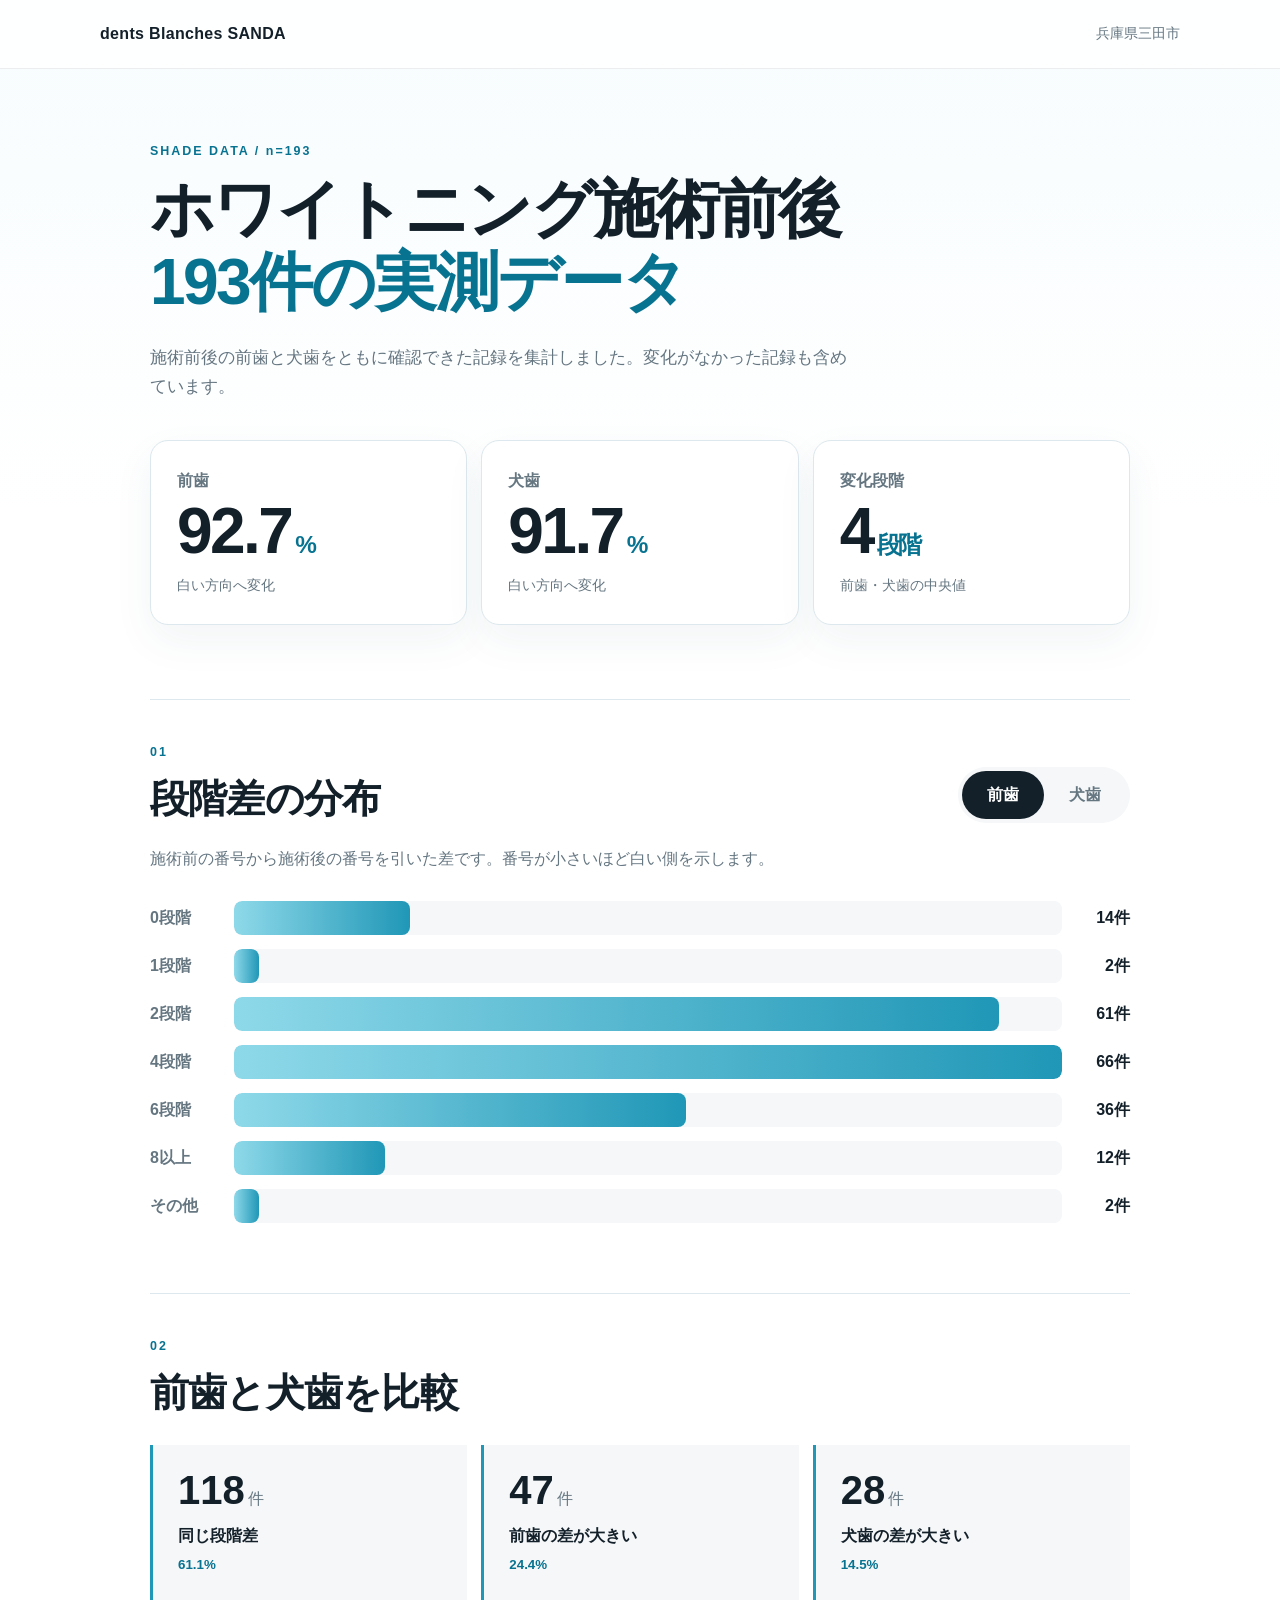
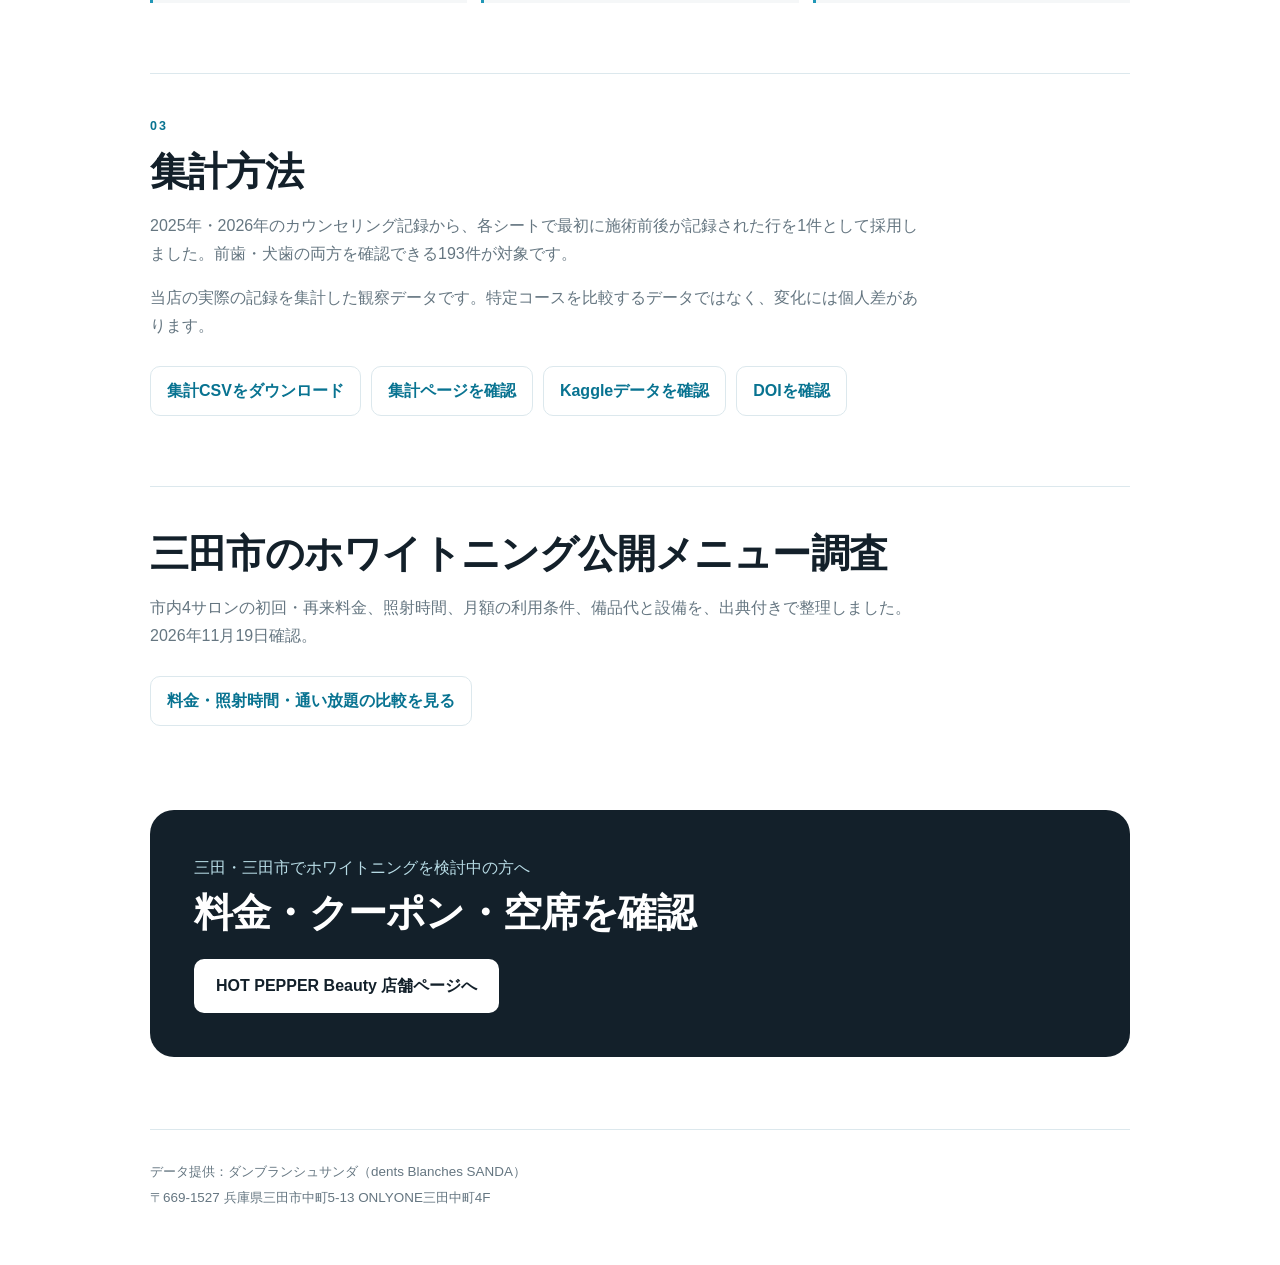
<file: index.html>
<!doctype html>
<html lang="ja">
<head>
  <meta charset="utf-8">
  <meta name="viewport" content="width=device-width, initial-scale=1">
  <title>三田・三田市ホワイトニング実測データビューア｜193件</title>
  <meta name="description" content="三田市のダンブランシュサンダが公開する、ホワイトニング施術前後193件のシェード集計データを前歯・犬歯別に確認できます。">
  <meta name="robots" content="index,follow,max-image-preview:large">
  <link rel="canonical" href="https://dentsblanchessanda.github.io/sanda-whitening-data/">
  <link rel="stylesheet" href="style.css">
  <script type="application/ld+json">
  {
    "@context": "https://schema.org",
    "@type": "Dataset",
    "name": "三田・三田市のホワイトニング施術前後シェード記録193件（集計データ）",
    "description": "兵庫県三田市のダンブランシュサンダが、2025年・2026年のホワイトニング施術記録から、施術前後の前歯・犬歯をともに確認できた193件を集計した観察データです。歯の区分別にシェード変化段階、件数、対象総数、構成比を収録しています。",
    "creator": {
      "@type": "Organization",
      "name": "ダンブランシュサンダ（dents Blanches SANDA）",
      "url": "https://beauty.hotpepper.jp/kr/slnH000750426/"
    },
    "datePublished": "2026-08-24",
    "license": "https://creativecommons.org/licenses/by/4.0/",
    "isBasedOn": "https://doi.org/10.5281/zenodo.22153913",
    "distribution": {
      "@type": "DataDownload",
      "encodingFormat": "text/csv",
      "contentUrl": "https://dentsblanchessanda.github.io/sanda-whitening-data/shade-summary.csv"
    },
    "spatialCoverage": "兵庫県三田市"
  }
  </script>
</head>
<body>
  <header class="site-header">
    <div class="header-inner">
      <a class="brand" href="https://beauty.hotpepper.jp/kr/slnH000750426/" target="_blank" rel="noopener">dents Blanches SANDA</a>
      <span class="location">兵庫県三田市</span>
    </div>
  </header>

  <main>
    <section class="intro" aria-labelledby="page-title">
      <p class="eyebrow">SHADE DATA / n=193</p>
      <h1 id="page-title">ホワイトニング施術前後<br><span>193件の実測データ</span></h1>
      <p class="lead">施術前後の前歯と犬歯をともに確認できた記録を集計しました。変化がなかった記録も含めています。</p>
    </section>

    <section class="summary" aria-label="集計概要">
      <article>
        <span>前歯</span>
        <strong>92.7<small>%</small></strong>
        <p>白い方向へ変化</p>
      </article>
      <article>
        <span>犬歯</span>
        <strong>91.7<small>%</small></strong>
        <p>白い方向へ変化</p>
      </article>
      <article>
        <span>変化段階</span>
        <strong>4<small>段階</small></strong>
        <p>前歯・犬歯の中央値</p>
      </article>
    </section>

    <section class="viewer" aria-labelledby="distribution-title">
      <div class="section-heading">
        <div>
          <p class="section-number">01</p>
          <h2 id="distribution-title">段階差の分布</h2>
        </div>
        <div class="tabs" role="tablist" aria-label="歯の種類">
          <button class="tab active" type="button" role="tab" aria-selected="true" data-target="front">前歯</button>
          <button class="tab" type="button" role="tab" aria-selected="false" data-target="canine">犬歯</button>
        </div>
      </div>
      <p class="chart-note">施術前の番号から施術後の番号を引いた差です。番号が小さいほど白い側を示します。</p>
      <div id="chart" class="chart" aria-live="polite"></div>
    </section>

    <section class="comparison" aria-labelledby="comparison-title">
      <div class="section-heading">
        <div>
          <p class="section-number">02</p>
          <h2 id="comparison-title">前歯と犬歯を比較</h2>
        </div>
      </div>
      <div class="comparison-grid">
        <article><strong>118</strong><span>件</span><p>同じ段階差</p><small>61.1%</small></article>
        <article><strong>47</strong><span>件</span><p>前歯の差が大きい</p><small>24.4%</small></article>
        <article><strong>28</strong><span>件</span><p>犬歯の差が大きい</p><small>14.5%</small></article>
      </div>
    </section>

    <section class="method" aria-labelledby="method-title">
      <div class="section-heading">
        <div>
          <p class="section-number">03</p>
          <h2 id="method-title">集計方法</h2>
        </div>
      </div>
      <p>2025年・2026年のカウンセリング記録から、各シートで最初に施術前後が記録された行を1件として採用しました。前歯・犬歯の両方を確認できる193件が対象です。</p>
      <p>当店の実際の記録を集計した観察データです。特定コースを比較するデータではなく、変化には個人差があります。</p>
      <div class="links">
        <a href="shade-summary.csv" download>集計CSVをダウンロード</a>
        <a href="https://dents-blanches-sanda.com/whitening-shade-data/" target="_blank" rel="noopener">集計ページを確認</a>
        <a href="https://www.kaggle.com/datasets/dentsblanchessanda/193sanda-shade-data" target="_blank" rel="noopener">Kaggleデータを確認</a>
        <a href="https://doi.org/10.5281/zenodo.22153913" target="_blank" rel="noopener">DOIを確認</a>
      </div>
    </section>

    <section class="method" aria-labelledby="provider-title">
      <h2 id="provider-title">三田市のホワイトニング公開メニュー調査</h2>
      <p>市内4サロンの初回・再来料金、照射時間、月額の利用条件、備品代と設備を、出典付きで整理しました。2026年11月19日確認。</p>
      <div class="links"><a href="provider-conditions/">料金・照射時間・通い放題の比較を見る</a></div>
    </section>

    <section class="cta" aria-labelledby="cta-title">
      <p>三田・三田市でホワイトニングを検討中の方へ</p>
      <h2 id="cta-title">料金・クーポン・空席を確認</h2>
      <a href="https://beauty.hotpepper.jp/kr/slnH000750426/" target="_blank" rel="noopener">HOT PEPPER Beauty 店舗ページへ</a>
    </section>
  </main>

  <footer>
    <p>データ提供：ダンブランシュサンダ（dents Blanches SANDA）</p>
    <p>〒669-1527 兵庫県三田市中町5-13 ONLYONE三田中町4F</p>
  </footer>
  <script src="app.js"></script>
</body>
</html>
</file>
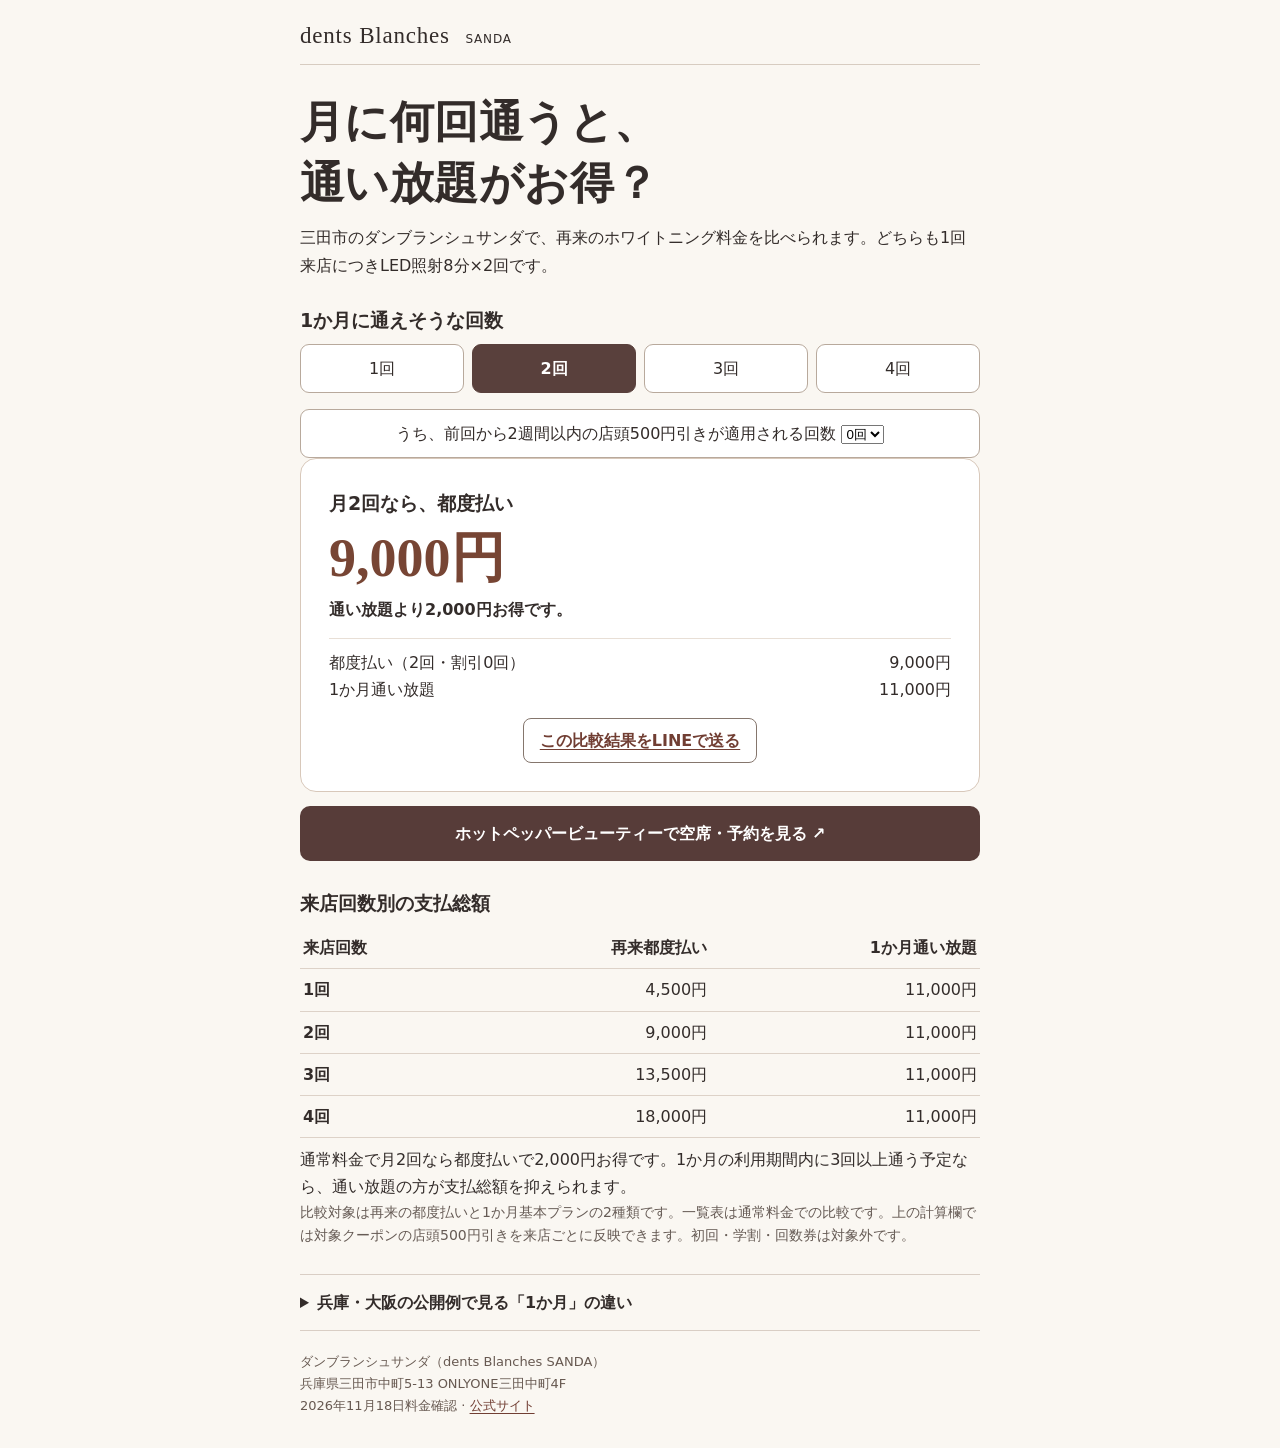
<file: monthly-cost/index.html>
<!doctype html>
<html lang="ja">
<head>
<meta charset="utf-8">
<meta name="viewport" content="width=device-width, initial-scale=1">
<title>三田のホワイトニング料金早見表｜都度払いと1か月通い放題｜ダンブランシュサンダ</title>
<meta name="description" content="兵庫県三田市のダンブランシュサンダ。再来の8分×2回コースで、1か月の来店回数に応じた支払総額と差額をすぐに比較できます。">
<link rel="canonical" href="https://dentsblanchessanda.github.io/sanda-whitening-data/monthly-cost/">
<style>
*{box-sizing:border-box}
body{margin:0;background:#faf7f2;color:#332c2a;font:16px/1.7 system-ui,sans-serif}
main,header,footer{width:min(680px,calc(100% - 36px));margin:auto}
header{padding:23px 0 15px;border-bottom:1px solid #d7ccc1;font:23px Georgia,serif;letter-spacing:.035em}
header small{font:12px system-ui,sans-serif;margin-left:9px}
h1,h2,p{margin:0}
h1{font-family:Georgia,"Yu Mincho",serif;font-size:clamp(29px,6vw,44px);line-height:1.38;letter-spacing:.01em;margin:28px 0 10px}
h2,legend{font-size:19px;font-weight:700}
fieldset{border:0;padding:0;margin:25px 0 16px;min-width:0}
legend{padding:0;margin-bottom:8px}
.options{display:grid;grid-template-columns:repeat(4,1fr);gap:8px}
input{position:absolute;width:1px;height:1px;opacity:0}
label{display:block;border:1px solid #b8a99c;background:#fff;border-radius:9px;text-align:center;padding:10px 0;cursor:pointer}
input:checked+label{background:#59403c;color:white;border-color:#59403c;font-weight:700}
input:focus-visible+label,a:focus-visible,summary:focus-visible{outline:3px solid #35678d;outline-offset:3px}
.result{padding:clamp(16px,4vw,28px);border:1px solid #d8c8ba;background:#fff;border-radius:16px}
#amount{font:600 clamp(36px,8vw,54px)/1.3 Georgia,serif;font-variant-numeric:tabular-nums;color:#774534;margin:3px 0}
.share{display:block;width:fit-content;margin:14px auto 0;padding:8px 16px;border:1px solid #85766d;border-radius:8px;text-align:center;font-weight:600}
#difference{font-weight:600}
dl{margin:15px 0 0;border-top:1px solid #e8dfd6;padding-top:10px}
dl div{display:flex;justify-content:space-between;gap:12px}dd{margin:0;font-variant-numeric:tabular-nums}
.book{display:block;text-align:center;padding:14px 10px;background:#573c39;color:white;font-weight:bold;text-decoration:none;border-radius:10px;margin:14px 0 5px}
.note{font-size:14px;color:#665b55}
section{margin:26px 0}table{width:100%;border-collapse:collapse;margin:8px 0}
td,th{padding:7px 3px;text-align:right;border-bottom:1px solid #ddd2c8}th:first-child,td:first-child{text-align:left}
details{padding:14px 0;border-block:1px solid #d9cec5}summary{cursor:pointer;font-weight:650}
details p{margin:12px 0}a{color:#713e33;text-underline-offset:3px}
footer{padding:20px 0 30px;font-size:13px;color:#675951}
</style>
</head>
<body>
<header>dents Blanches <small>SANDA</small></header>
<main>
<h1>月に何回通うと、<br>通い放題がお得？</h1>
<p>三田市のダンブランシュサンダで、再来のホワイトニング料金を比べられます。どちらも1回来店につきLED照射8分×2回です。</p>
<fieldset id="picker" hidden><legend>1か月に通えそうな回数</legend>
<div class="options">
<input type="radio" name="visits" id="one" value="1"><label for="one">1回</label>
<input type="radio" name="visits" id="two" value="2" checked><label for="two">2回</label>
<input type="radio" name="visits" id="three" value="3"><label for="three">3回</label>
<input type="radio" name="visits" id="four" value="4"><label for="four">4回</label>
</div></fieldset>
<p id="discount-row" hidden><label for="discount">うち、前回から2週間以内の店頭500円引きが適用される回数 <select id="discount"></select></label></p>
<div class="result" id="result" aria-live="polite" aria-atomic="true" hidden>
<h2 id="plan"></h2><p id="amount"></p><p id="difference"></p>
<dl><div><dt id="per-label">都度払い</dt><dd id="per-total"></dd></div><div><dt>1か月通い放題</dt><dd>11,000円</dd></div></dl>
<a class="share" id="line-share">この比較結果をLINEで送る</a>
</div>
<a class="book" id="booking" href="https://beauty.hotpepper.jp/kr/slnH000750426/">ホットペッパービューティーで空席・予約を見る ↗</a>
<section><h2>来店回数別の支払総額</h2>
<table><thead><tr><th scope="col">来店回数</th><th scope="col">再来都度払い</th><th scope="col">1か月通い放題</th></tr></thead>
<tbody>
<tr><th scope="row">1回</th><td>4,500円</td><td>11,000円</td></tr>
<tr><th scope="row">2回</th><td>9,000円</td><td>11,000円</td></tr>
<tr><th scope="row">3回</th><td>13,500円</td><td>11,000円</td></tr>
<tr><th scope="row">4回</th><td>18,000円</td><td>11,000円</td></tr>
</tbody></table>
<p>通常料金で月2回なら都度払いで2,000円お得です。1か月の利用期間内に3回以上通う予定なら、通い放題の方が支払総額を抑えられます。</p>
<p class="note">比較対象は再来の都度払いと1か月基本プランの2種類です。一覧表は通常料金での比較です。上の計算欄では対象クーポンの店頭500円引きを来店ごとに反映できます。初回・学割・回数券は対象外です。</p></section>
<details><summary>兵庫・大阪の公開例で見る「1か月」の違い</summary>
<p><strong>兵庫県尼崎市・武庫之荘</strong>には、当店と同じく1か月だけ利用できる11,000円の通い放題があります。翌月も通えるか分からない方は、申し込み時に利用期間を確認すると選びやすくなります。<a href="https://beauty.hotpepper.jp/kr/slnH000681751/coupon/">尼崎の掲載メニュー</a></p>
<p><strong>大阪・心斎橋に店舗がある系列</strong>の月額4,370円のプランでは、2026年9月17日以降の新規契約に最低4か月の条件があり、4か月分の月会費だけで17,480円です。初回費用には別途規定があり、キャンペーンで変わります。照射内容も異なるため、ここでは月額契約の条件を紹介しています。<a href="https://whiteningbar.jp/law/">月会費・初回費用・退会条件</a></p>
</details></main>
<footer>ダンブランシュサンダ（dents Blanches SANDA）<br>兵庫県三田市中町5-13 ONLYONE三田中町4F<br>2026年11月18日料金確認 · <a href="https://dents-blanches-sanda.com/">公式サイト</a></footer>
<script>
const picker = document.querySelector('#picker');
const result = document.querySelector('#result');
const yen = value => value.toLocaleString('ja-JP') + '円';
function showPrice() {
  const visits = Number(picker.querySelector(':checked').value);
  const discounts = document.querySelector('#discount');
  const count = Math.min(Number(discounts.value), visits);
  if (discounts.options.length !== visits + 1) {
    discounts.replaceChildren(...Array.from({length: visits + 1}, (_, i) => new Option(i + '回', i)));
    discounts.value = String(count);
  }
  const total = visits * 4500 - count * 500;
  const monthly = 11000;
  const payPerVisit = total < monthly;
  document.querySelector('#plan').textContent = '月' + visits + '回なら、' + (payPerVisit ? '都度払い' : '1か月通い放題');
  document.querySelector('#amount').textContent = yen(Math.min(total, monthly));
  document.querySelector('#difference').textContent = (payPerVisit ? '通い放題' : '都度払い') + 'より' + yen(Math.abs(total - monthly)) + 'お得です。';
  document.querySelector('#per-label').textContent = '都度払い（' + visits + '回・割引' + count + '回）';
  document.querySelector('#per-total').textContent = yen(total);
  const message = [
    'ダンブランシュサンダ｜再来ホワイトニング（1回来店につき8分×2回）',
    `月${visits}回・店頭500円引きを${count}回適用した場合`,
    `都度払いは合計${yen(total)}、1か月通い放題は${yen(monthly)}。`,
    `${payPerVisit ? '都度払い' : '通い放題'}が${yen(Math.abs(total - monthly))}お得です。`,
    '料金を計算する ' + document.querySelector('link[rel="canonical"]').href,
    '空席・予約を見る ' + document.querySelector('#booking').href
  ].join('\n');
  document.querySelector('#line-share').href = 'https://line.me/R/share?text=' + encodeURIComponent(message);
}
picker.addEventListener('change', showPrice);
document.querySelector('#discount').addEventListener('change', showPrice);
document.querySelector('#discount-row').hidden = false;
showPrice();
picker.hidden = false;
result.hidden = false;
</script></body></html>
</file>
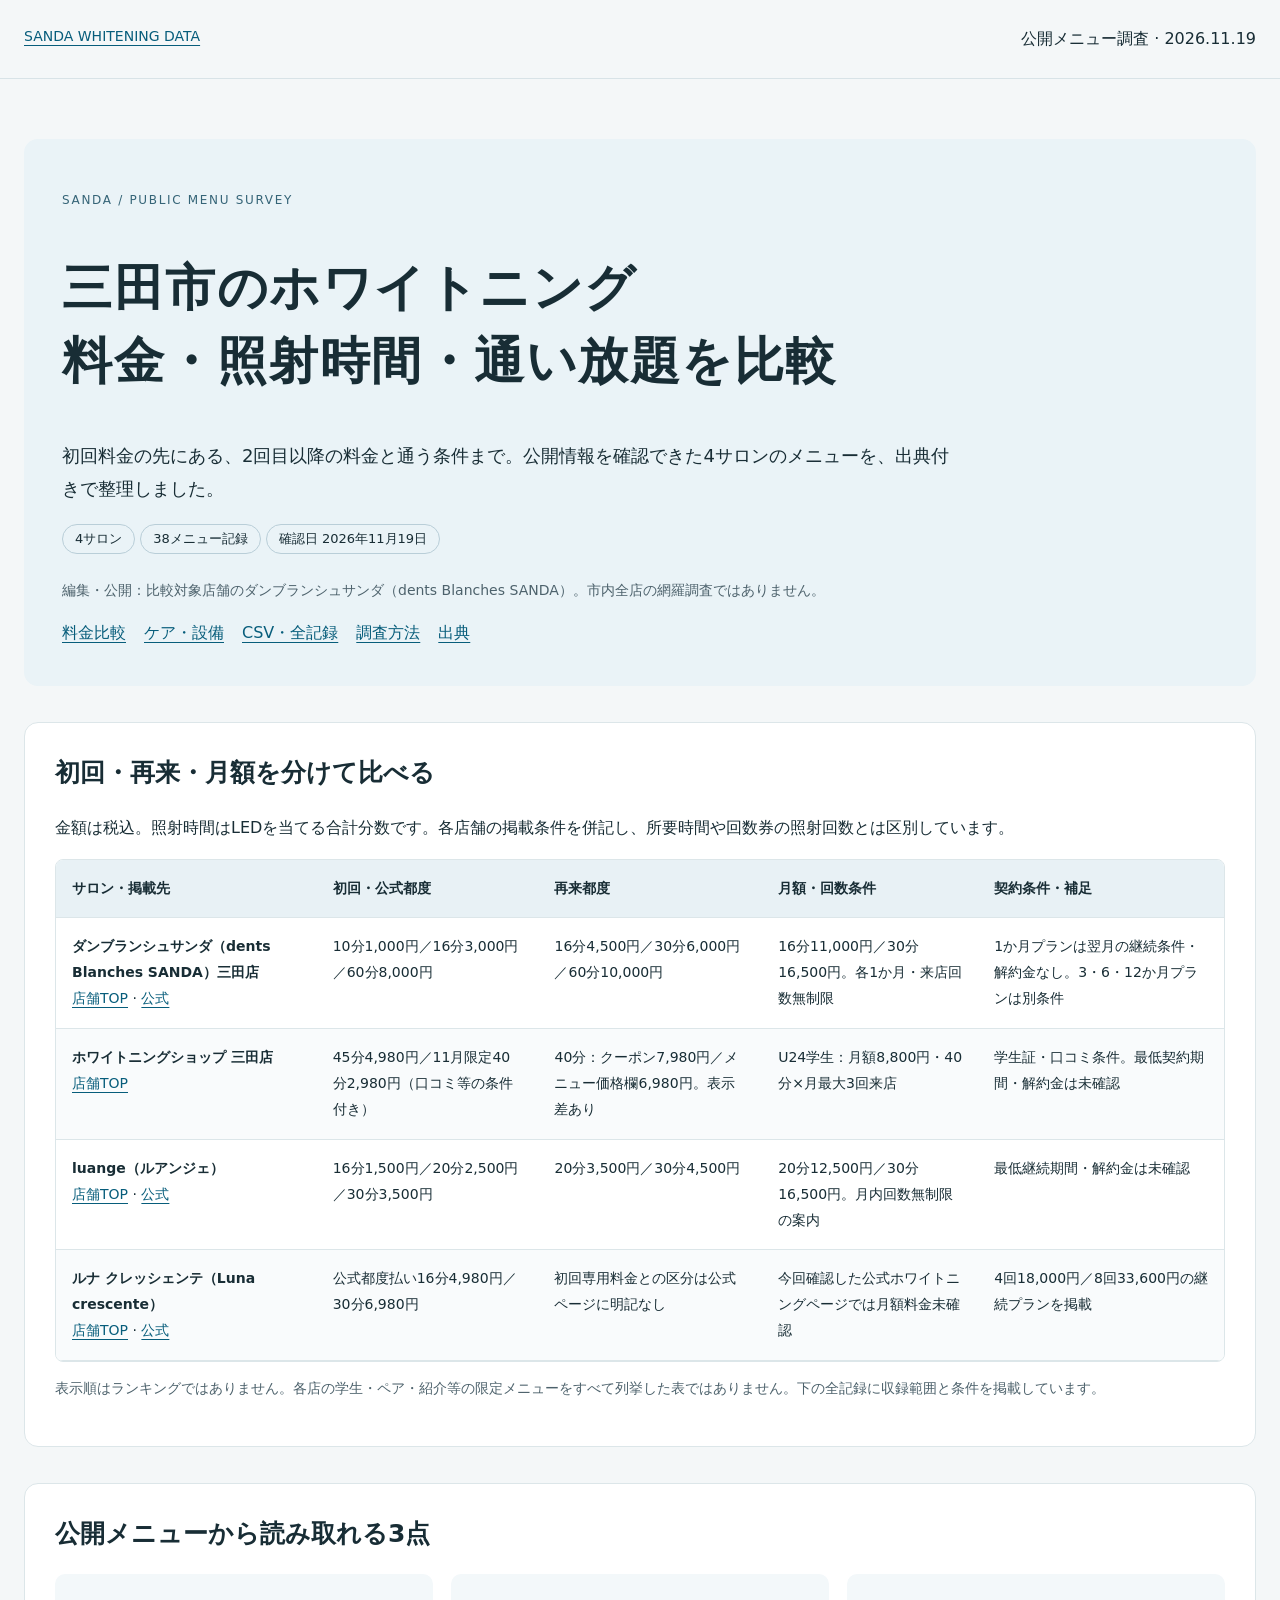
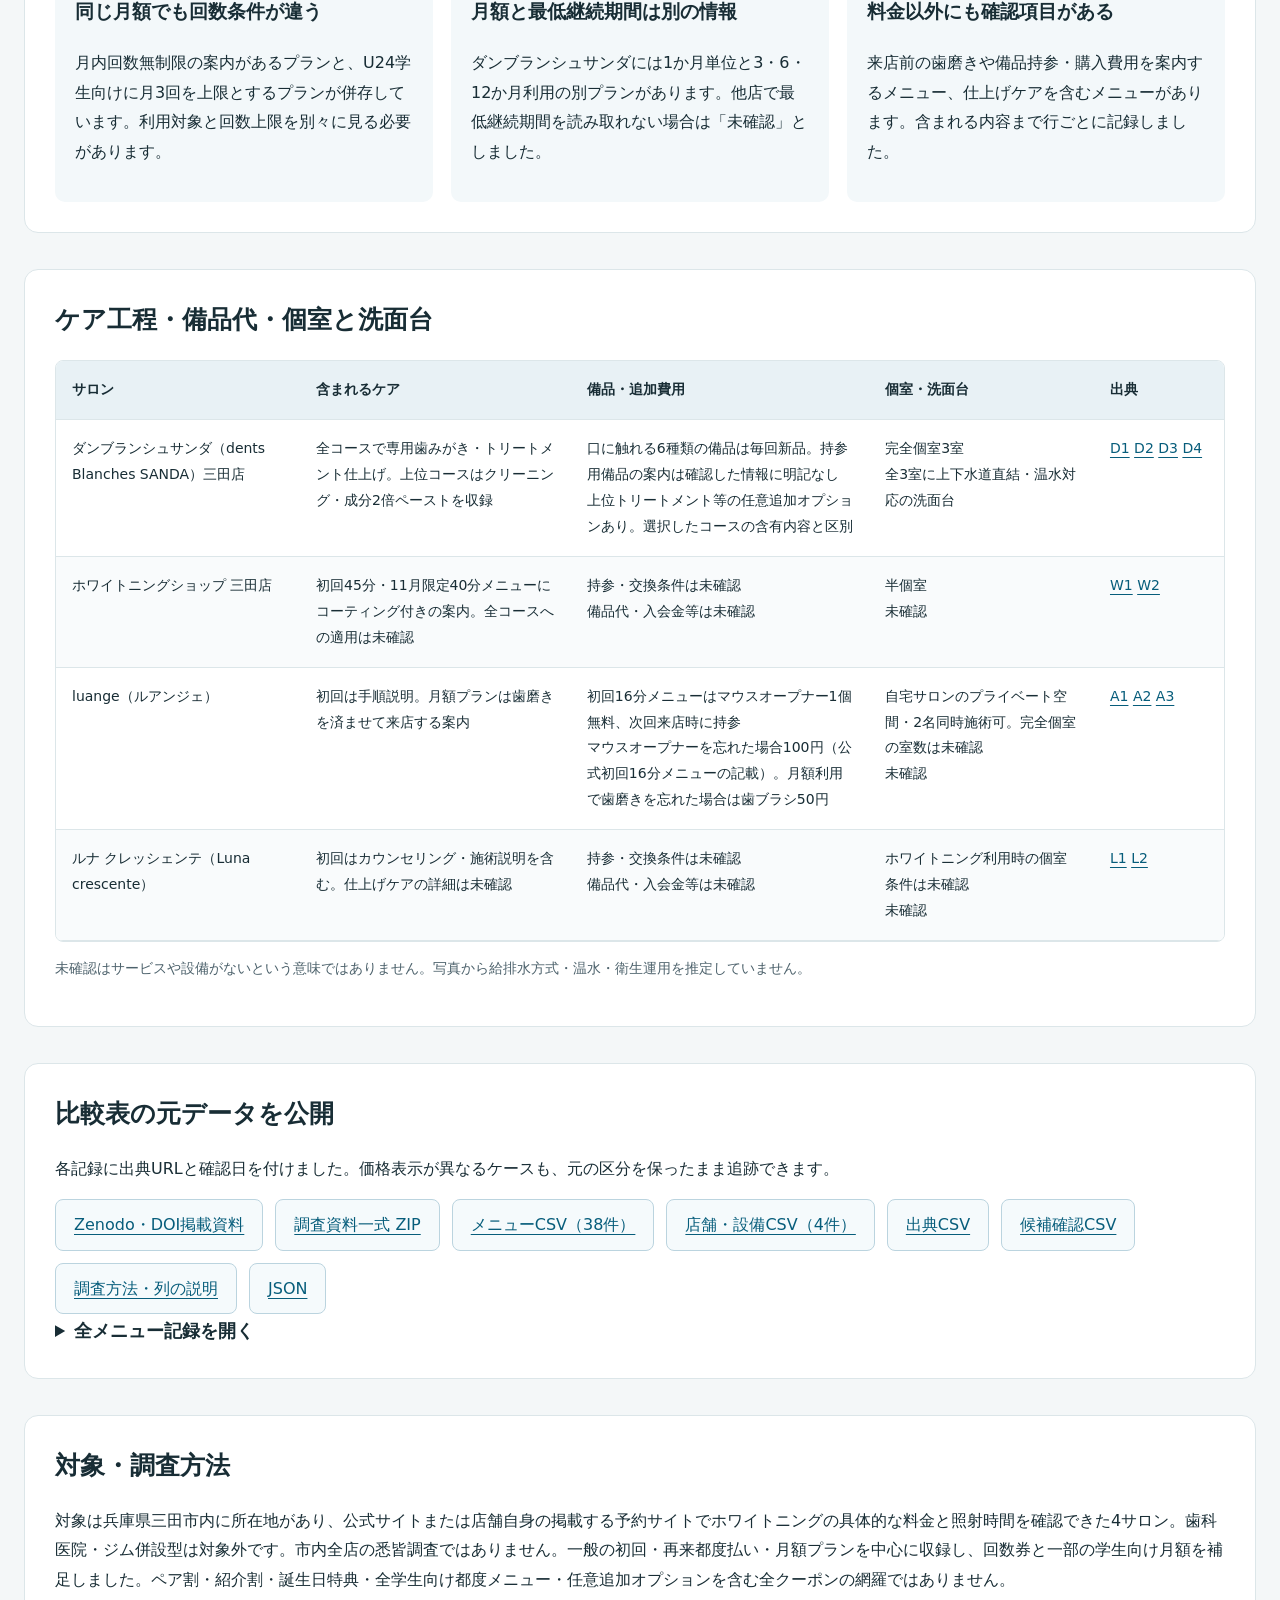
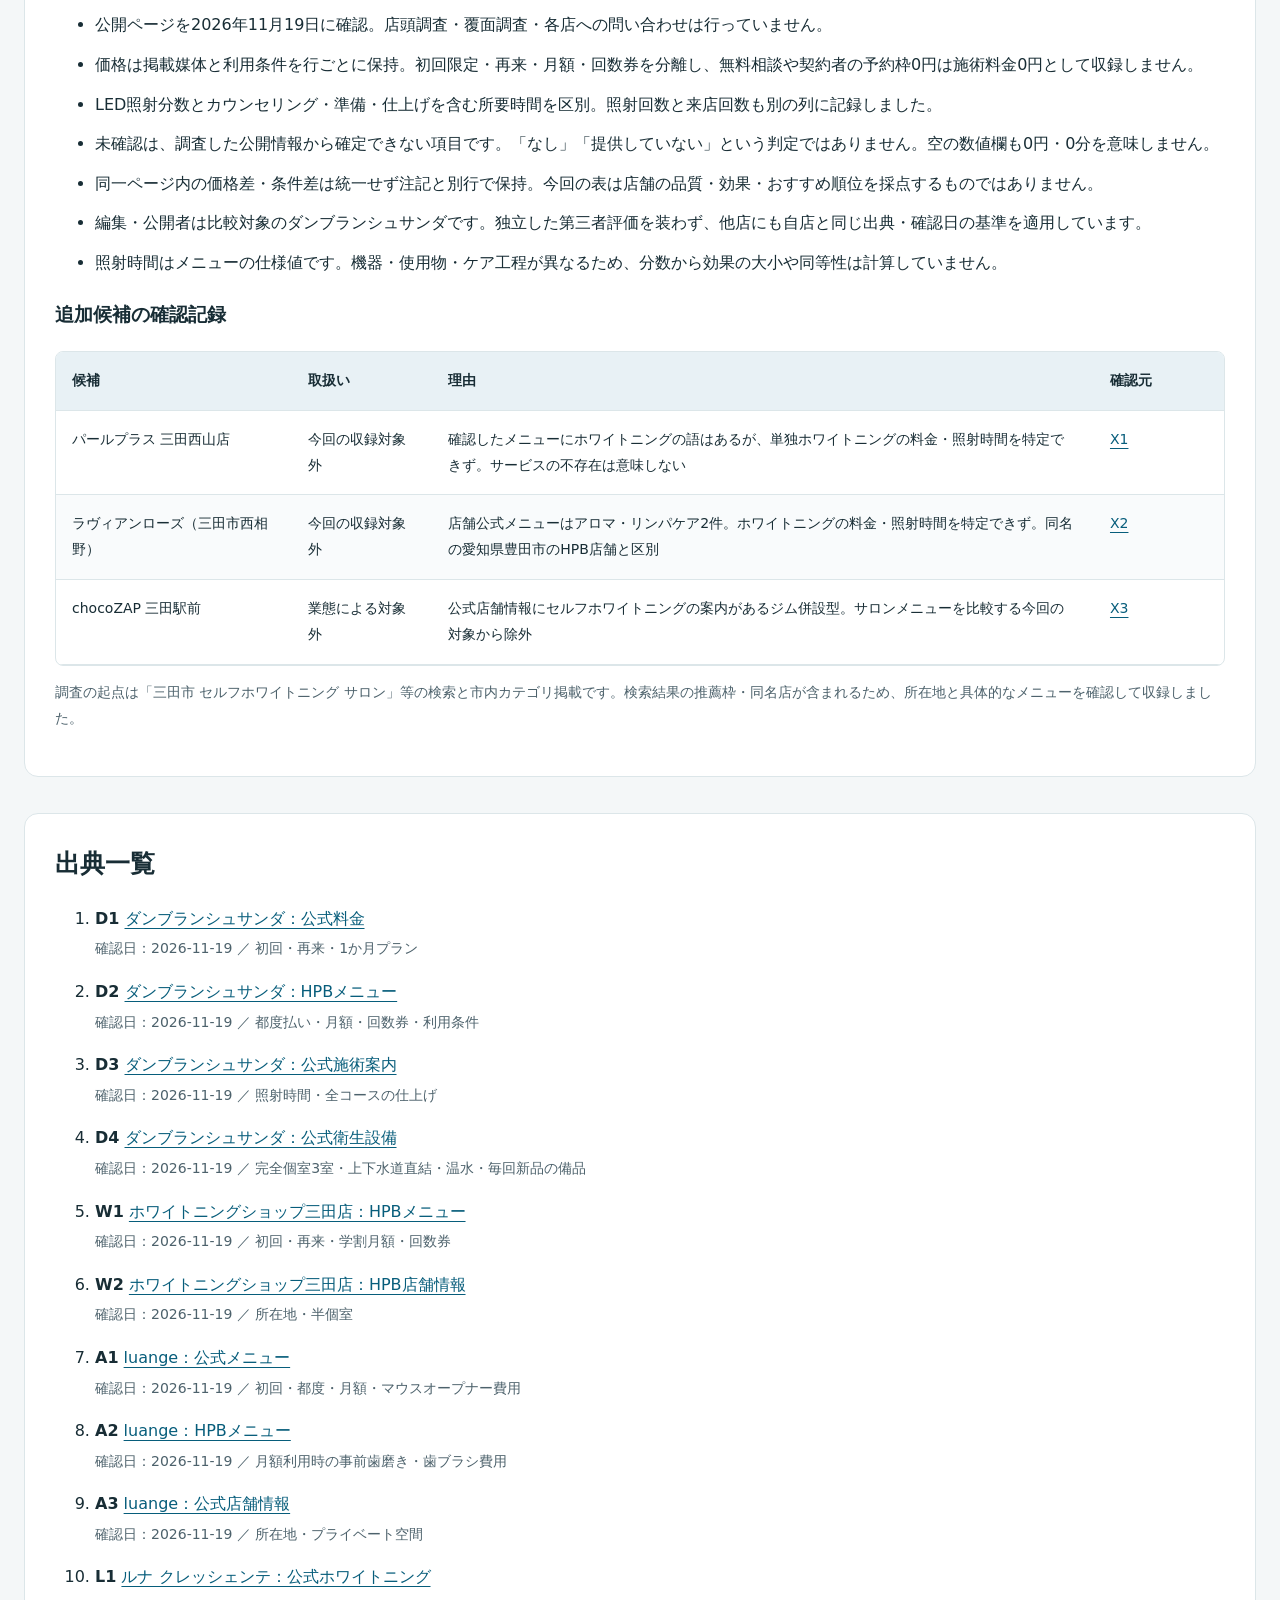
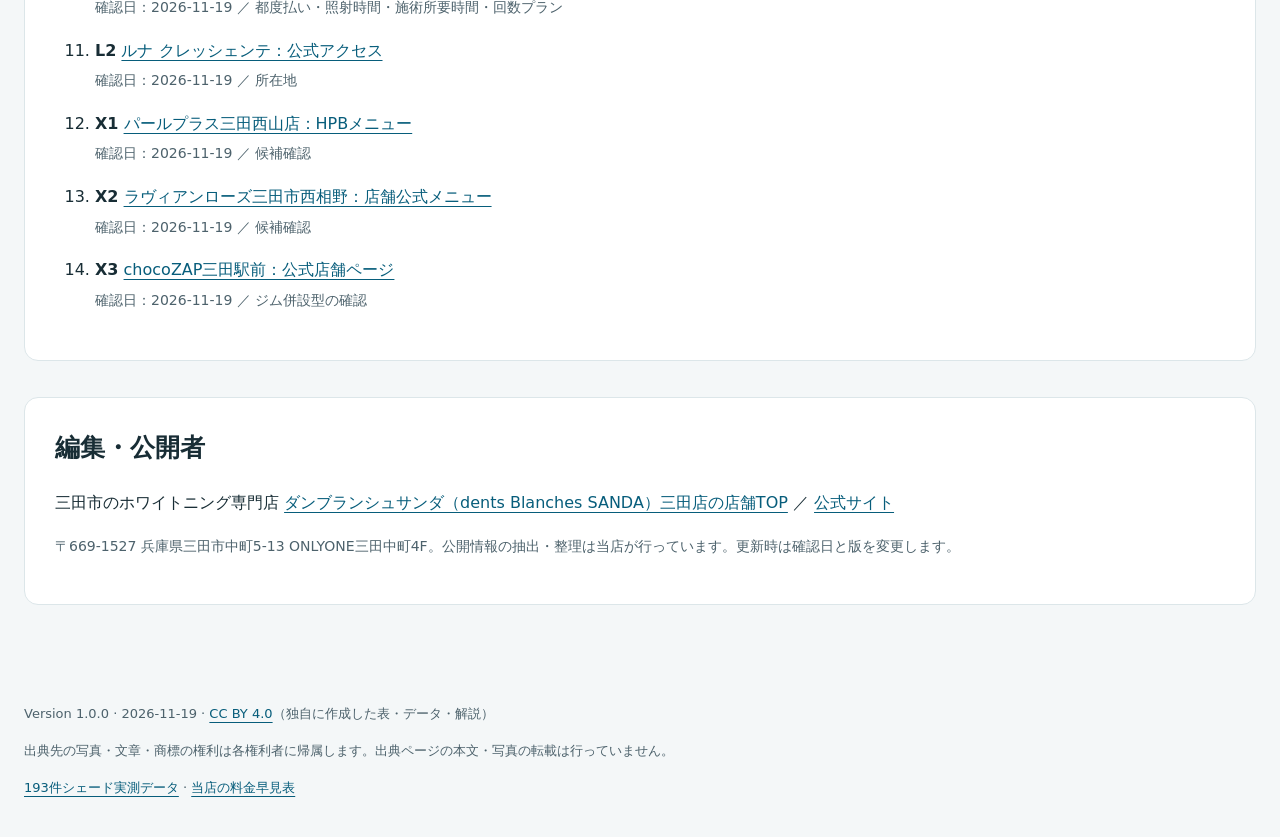
<file: provider-conditions/index.html>
<!doctype html><html lang="ja"><head><meta charset="utf-8"><meta name="viewport" content="width=device-width,initial-scale=1"><title>三田市のホワイトニング比較｜料金・照射時間・通い放題の公開情報調査</title><meta name="description" content="三田市内4サロンのホワイトニング公開メニューを、初回・再来料金、LED照射時間、月額の回数制限、契約条件、備品代、個室・洗面台で整理。2026年11月19日確認、出典・CSV付き。"><link rel="canonical" href="https://dentsblanchessanda.github.io/sanda-whitening-data/provider-conditions/"><meta name="robots" content="index,follow"><link rel="stylesheet" href="style.css"><script type="application/ld+json">{"@context":"https://schema.org","@type":"Dataset","name":"三田市のホワイトニング料金・照射時間・通い放題：公開情報調査（4サロン、2026年11月19日）","description":"対象は兵庫県三田市内に所在地があり、公式サイトまたは店舗自身の掲載する予約サイトでホワイトニングの具体的な料金と照射時間を確認できた4サロン。歯科医院・ジム併設型は対象外です。市内全店の悉皆調査ではありません。一般の初回・再来都度払い・月額プランを中心に収録し、回数券と一部の学生向け月額を補足しました。ペア割・紹介割・誕生日特典・全学生向け都度メニュー・任意追加オプションを含む全クーポンの網羅ではありません。","url":"https://dentsblanchessanda.github.io/sanda-whitening-data/provider-conditions/","datePublished":"2026-11-19","dateModified":"2026-11-19","version":"1.0.0","license":"https://creativecommons.org/licenses/by/4.0/","creator":{"@type":"Organization","name":"ダンブランシュサンダ（dents Blanches SANDA）","url":"https://beauty.hotpepper.jp/kr/slnH000750426/","sameAs":"https://dents-blanches-sanda.com/"},"spatialCoverage":{"@type":"Place","name":"兵庫県三田市"},"temporalCoverage":"2026-11-19","measurementTechnique":"公式サイト・店舗掲載予約ページの公開メニューを手作業で抽出","distribution":[{"@type":"DataDownload","name":"plans.csv","encodingFormat":"text/csv","contentUrl":"https://dentsblanchessanda.github.io/sanda-whitening-data/provider-conditions/plans.csv"},{"@type":"DataDownload","name":"providers.csv","encodingFormat":"text/csv","contentUrl":"https://dentsblanchessanda.github.io/sanda-whitening-data/provider-conditions/providers.csv"},{"@type":"DataDownload","name":"sources.csv","encodingFormat":"text/csv","contentUrl":"https://dentsblanchessanda.github.io/sanda-whitening-data/provider-conditions/sources.csv"},{"@type":"DataDownload","name":"screening.csv","encodingFormat":"text/csv","contentUrl":"https://dentsblanchessanda.github.io/sanda-whitening-data/provider-conditions/screening.csv"}],"isBasedOn":["https://dents-blanches-sanda.com/price-course/","https://beauty.hotpepper.jp/kr/slnH000750426/coupon/","https://dents-blanches-sanda.com/whitening/","https://dents-blanches-sanda.com/hygiene/","https://beauty.hotpepper.jp/kr/slnH000662041/coupon/","https://beauty.hotpepper.jp/kr/slnH000662041/","https://luange-whitening.com/menu/","https://beauty.hotpepper.jp/kr/slnH000781331/coupon/","https://luange-whitening.com/","https://lunacrescente-esthetic.com/service/whitening/","https://lunacrescente-esthetic.com/access/","https://beauty.hotpepper.jp/kr/slnH000564598/coupon/","https://www.ekiten.jp/shop_25817384/menu/","https://chocozap.jp/studios/889"],"identifier":"https://doi.org/10.5281/zenodo.24360376","sameAs":"https://zenodo.org/records/24360376"}</script></head><body><header><a href="../">SANDA WHITENING DATA</a><span>公開メニュー調査 · 2026.11.19</span></header><main><section class="hero"><p class="eyebrow">SANDA / PUBLIC MENU SURVEY</p><h1>三田市のホワイトニング<br>料金・照射時間・通い放題を比較</h1><p class="lead">初回料金の先にある、2回目以降の料金と通う条件まで。公開情報を確認できた4サロンのメニューを、出典付きで整理しました。</p><p><span class="tag">4サロン</span><span class="tag">38メニュー記録</span><span class="tag">確認日 2026年11月19日</span></p><p class="note">編集・公開：比較対象店舗のダンブランシュサンダ（dents Blanches SANDA）。市内全店の網羅調査ではありません。</p><nav aria-label="ページ内目次"><a href="#compare">料金比較</a><a href="#care">ケア・設備</a><a href="#data">CSV・全記録</a><a href="#method">調査方法</a><a href="#sources">出典</a></nav></section><section id="compare"><h2>初回・再来・月額を分けて比べる</h2><p>金額は税込。照射時間はLEDを当てる合計分数です。各店舗の掲載条件を併記し、所要時間や回数券の照射回数とは区別しています。</p><div class="scroll" tabindex="0"><table><thead><tr><th scope="col">サロン・掲載先</th><th scope="col">初回・公式都度</th><th scope="col">再来都度</th><th scope="col">月額・回数条件</th><th scope="col">契約条件・補足</th></tr></thead><tbody><tr><td><strong>ダンブランシュサンダ（dents Blanches SANDA）三田店</strong><br><a href="https://beauty.hotpepper.jp/kr/slnH000750426/">店舗TOP</a> · <a href="https://dents-blanches-sanda.com/">公式</a></td><td>10分1,000円／16分3,000円／60分8,000円</td><td>16分4,500円／30分6,000円／60分10,000円</td><td>16分11,000円／30分16,500円。各1か月・来店回数無制限</td><td>1か月プランは翌月の継続条件・解約金なし。3・6・12か月プランは別条件</td></tr><tr><td><strong>ホワイトニングショップ 三田店</strong><br><a href="https://beauty.hotpepper.jp/kr/slnH000662041/">店舗TOP</a></td><td>45分4,980円／11月限定40分2,980円（口コミ等の条件付き）</td><td>40分：クーポン7,980円／メニュー価格欄6,980円。表示差あり</td><td>U24学生：月額8,800円・40分×月最大3回来店</td><td>学生証・口コミ条件。最低契約期間・解約金は未確認</td></tr><tr><td><strong>luange（ルアンジェ）</strong><br><a href="https://beauty.hotpepper.jp/kr/slnH000781331/">店舗TOP</a> · <a href="https://luange-whitening.com/">公式</a></td><td>16分1,500円／20分2,500円／30分3,500円</td><td>20分3,500円／30分4,500円</td><td>20分12,500円／30分16,500円。月内回数無制限の案内</td><td>最低継続期間・解約金は未確認</td></tr><tr><td><strong>ルナ クレッシェンテ（Luna crescente）</strong><br><a href="https://beauty.hotpepper.jp/kr/slnH000640079/">店舗TOP</a> · <a href="https://lunacrescente-esthetic.com/">公式</a></td><td>公式都度払い16分4,980円／30分6,980円</td><td>初回専用料金との区分は公式ページに明記なし</td><td>今回確認した公式ホワイトニングページでは月額料金未確認</td><td>4回18,000円／8回33,600円の継続プランを掲載</td></tr></tbody></table></div><p class="note">表示順はランキングではありません。各店の学生・ペア・紹介等の限定メニューをすべて列挙した表ではありません。下の全記録に収録範囲と条件を掲載しています。</p></section><section><h2>公開メニューから読み取れる3点</h2><div class="findings"><article><h3>同じ月額でも回数条件が違う</h3><p>月内回数無制限の案内があるプランと、U24学生向けに月3回を上限とするプランが併存しています。利用対象と回数上限を別々に見る必要があります。</p></article><article><h3>月額と最低継続期間は別の情報</h3><p>ダンブランシュサンダには1か月単位と3・6・12か月利用の別プランがあります。他店で最低継続期間を読み取れない場合は「未確認」としました。</p></article><article><h3>料金以外にも確認項目がある</h3><p>来店前の歯磨きや備品持参・購入費用を案内するメニュー、仕上げケアを含むメニューがあります。含まれる内容まで行ごとに記録しました。</p></article></div></section><section id="care"><h2>ケア工程・備品代・個室と洗面台</h2><div class="scroll" tabindex="0"><table><thead><tr><th scope="col">サロン</th><th scope="col">含まれるケア</th><th scope="col">備品・追加費用</th><th scope="col">個室・洗面台</th><th scope="col">出典</th></tr></thead><tbody><tr><td>ダンブランシュサンダ（dents Blanches SANDA）三田店</td><td>全コースで専用歯みがき・トリートメント仕上げ。上位コースはクリーニング・成分2倍ペーストを収録</td><td>口に触れる6種類の備品は毎回新品。持参用備品の案内は確認した情報に明記なし<br>上位トリートメント等の任意追加オプションあり。選択したコースの含有内容と区別</td><td>完全個室3室<br>全3室に上下水道直結・温水対応の洗面台</td><td><a href="https://dents-blanches-sanda.com/price-course/" target="_blank" rel="noopener">D1</a> <a href="https://beauty.hotpepper.jp/kr/slnH000750426/coupon/" target="_blank" rel="noopener">D2</a> <a href="https://dents-blanches-sanda.com/whitening/" target="_blank" rel="noopener">D3</a> <a href="https://dents-blanches-sanda.com/hygiene/" target="_blank" rel="noopener">D4</a></td></tr><tr><td>ホワイトニングショップ 三田店</td><td>初回45分・11月限定40分メニューにコーティング付きの案内。全コースへの適用は未確認</td><td>持参・交換条件は未確認<br>備品代・入会金等は未確認</td><td>半個室<br>未確認</td><td><a href="https://beauty.hotpepper.jp/kr/slnH000662041/coupon/" target="_blank" rel="noopener">W1</a> <a href="https://beauty.hotpepper.jp/kr/slnH000662041/" target="_blank" rel="noopener">W2</a></td></tr><tr><td>luange（ルアンジェ）</td><td>初回は手順説明。月額プランは歯磨きを済ませて来店する案内</td><td>初回16分メニューはマウスオープナー1個無料、次回来店時に持参<br>マウスオープナーを忘れた場合100円（公式初回16分メニューの記載）。月額利用で歯磨きを忘れた場合は歯ブラシ50円</td><td>自宅サロンのプライベート空間・2名同時施術可。完全個室の室数は未確認<br>未確認</td><td><a href="https://luange-whitening.com/menu/" target="_blank" rel="noopener">A1</a> <a href="https://beauty.hotpepper.jp/kr/slnH000781331/coupon/" target="_blank" rel="noopener">A2</a> <a href="https://luange-whitening.com/" target="_blank" rel="noopener">A3</a></td></tr><tr><td>ルナ クレッシェンテ（Luna crescente）</td><td>初回はカウンセリング・施術説明を含む。仕上げケアの詳細は未確認</td><td>持参・交換条件は未確認<br>備品代・入会金等は未確認</td><td>ホワイトニング利用時の個室条件は未確認<br>未確認</td><td><a href="https://lunacrescente-esthetic.com/service/whitening/" target="_blank" rel="noopener">L1</a> <a href="https://lunacrescente-esthetic.com/access/" target="_blank" rel="noopener">L2</a></td></tr></tbody></table></div><p class="note">未確認はサービスや設備がないという意味ではありません。写真から給排水方式・温水・衛生運用を推定していません。</p></section><section id="data"><h2>比較表の元データを公開</h2><p>各記録に出典URLと確認日を付けました。価格表示が異なるケースも、元の区分を保ったまま追跡できます。</p><div class="downloads"><a href="https://doi.org/10.5281/zenodo.24360376" target="_blank" rel="noopener">Zenodo・DOI掲載資料</a><a href="sanda-whitening-provider-conditions-2026-11-19.zip" download>調査資料一式 ZIP</a><a href="plans.csv" download>メニューCSV（38件）</a><a href="providers.csv" download>店舗・設備CSV（4件）</a><a href="sources.csv" download>出典CSV</a><a href="screening.csv" download>候補確認CSV</a><a href="README.md">調査方法・列の説明</a><a href="data.json" download>JSON</a></div><details><summary>全メニュー記録を開く</summary><div class="scroll" tabindex="0"><table><thead><tr><th scope="col">ID</th><th scope="col">サロン</th><th scope="col">区分・メニュー</th><th scope="col">税込価格</th><th scope="col">1回来店のLED照射</th><th scope="col">利用条件・補足</th><th scope="col">出典</th></tr></thead><tbody><tr><td>D01</td><td>ダンブランシュサンダ（dents Blanches SANDA）三田店</td><td>初回<br>10分体験</td><td>1,000円<br>1回来店</td><td>10分（10×1）</td><td>初回来店</td><td><a href="https://beauty.hotpepper.jp/kr/slnH000750426/coupon/" target="_blank" rel="noopener">D2</a> <a href="https://dents-blanches-sanda.com/whitening/" target="_blank" rel="noopener">D3</a></td></tr><tr><td>D02</td><td>ダンブランシュサンダ（dents Blanches SANDA）三田店</td><td>初回<br>基本16分</td><td>3,000円<br>1回来店</td><td>16分（8×2）</td><td>初回来店</td><td><a href="https://beauty.hotpepper.jp/kr/slnH000750426/coupon/" target="_blank" rel="noopener">D2</a> <a href="https://dents-blanches-sanda.com/whitening/" target="_blank" rel="noopener">D3</a></td></tr><tr><td>D03</td><td>ダンブランシュサンダ（dents Blanches SANDA）三田店</td><td>初回<br>クリーニング付き30分</td><td>7,000円<br>1回来店</td><td>30分（15×2）</td><td>初回来店</td><td><a href="https://beauty.hotpepper.jp/kr/slnH000750426/coupon/" target="_blank" rel="noopener">D2</a> <a href="https://dents-blanches-sanda.com/whitening/" target="_blank" rel="noopener">D3</a></td></tr><tr><td>D04</td><td>ダンブランシュサンダ（dents Blanches SANDA）三田店</td><td>初回<br>60分集中</td><td>8,000円<br>1回来店</td><td>60分（15×4）</td><td>初回来店／前半30分後に汚れ除去・ジェル再塗布（D3）</td><td><a href="https://dents-blanches-sanda.com/price-course/" target="_blank" rel="noopener">D1</a> <a href="https://beauty.hotpepper.jp/kr/slnH000750426/coupon/" target="_blank" rel="noopener">D2</a> <a href="https://dents-blanches-sanda.com/whitening/" target="_blank" rel="noopener">D3</a></td></tr><tr><td>D05</td><td>ダンブランシュサンダ（dents Blanches SANDA）三田店</td><td>再来・都度<br>基本16分</td><td>4,500円<br>1回来店</td><td>16分（8×2）</td><td>2回目以降／前回から2週間以内は店頭500円引き</td><td><a href="https://beauty.hotpepper.jp/kr/slnH000750426/coupon/" target="_blank" rel="noopener">D2</a> <a href="https://dents-blanches-sanda.com/whitening/" target="_blank" rel="noopener">D3</a></td></tr><tr><td>D06</td><td>ダンブランシュサンダ（dents Blanches SANDA）三田店</td><td>再来・都度<br>ロング30分</td><td>6,000円<br>1回来店</td><td>30分（15×2）</td><td>2回目以降／前回から2週間以内は店頭500円引き</td><td><a href="https://beauty.hotpepper.jp/kr/slnH000750426/coupon/" target="_blank" rel="noopener">D2</a> <a href="https://dents-blanches-sanda.com/whitening/" target="_blank" rel="noopener">D3</a></td></tr><tr><td>D07</td><td>ダンブランシュサンダ（dents Blanches SANDA）三田店</td><td>再来・都度<br>クリーニング付き30分</td><td>8,500円<br>1回来店</td><td>30分（15×2）</td><td>2回目以降／前回から2週間以内は店頭500円引き</td><td><a href="https://beauty.hotpepper.jp/kr/slnH000750426/coupon/" target="_blank" rel="noopener">D2</a> <a href="https://dents-blanches-sanda.com/whitening/" target="_blank" rel="noopener">D3</a></td></tr><tr><td>D08</td><td>ダンブランシュサンダ（dents Blanches SANDA）三田店</td><td>再来・都度<br>60分集中</td><td>10,000円<br>1回来店</td><td>60分（15×4）</td><td>2回目以降／前半30分後に汚れ除去・ジェル再塗布（D3）</td><td><a href="https://dents-blanches-sanda.com/price-course/" target="_blank" rel="noopener">D1</a> <a href="https://beauty.hotpepper.jp/kr/slnH000750426/coupon/" target="_blank" rel="noopener">D2</a> <a href="https://dents-blanches-sanda.com/whitening/" target="_blank" rel="noopener">D3</a></td></tr><tr><td>D09</td><td>ダンブランシュサンダ（dents Blanches SANDA）三田店</td><td>月額<br>基本1か月</td><td>11,000円<br>1か月</td><td>16分（8×2）</td><td>一般／1か月／来店回数無制限／1か月利用／途中解約金0円／D09は初回1000円・3000円の施術代を11000円に充当可</td><td><a href="https://dents-blanches-sanda.com/price-course/" target="_blank" rel="noopener">D1</a> <a href="https://beauty.hotpepper.jp/kr/slnH000750426/coupon/" target="_blank" rel="noopener">D2</a> <a href="https://dents-blanches-sanda.com/whitening/" target="_blank" rel="noopener">D3</a></td></tr><tr><td>D10</td><td>ダンブランシュサンダ（dents Blanches SANDA）三田店</td><td>月額<br>ロング1か月</td><td>16,500円<br>1か月</td><td>30分（15×2）</td><td>一般／1か月／来店回数無制限／1か月利用／途中解約金0円</td><td><a href="https://dents-blanches-sanda.com/price-course/" target="_blank" rel="noopener">D1</a> <a href="https://beauty.hotpepper.jp/kr/slnH000750426/coupon/" target="_blank" rel="noopener">D2</a> <a href="https://dents-blanches-sanda.com/whitening/" target="_blank" rel="noopener">D3</a></td></tr><tr><td>D11</td><td>ダンブランシュサンダ（dents Blanches SANDA）三田店</td><td>月額<br>クリーニング付き1か月</td><td>33,000円<br>1か月</td><td>30分（15×2）</td><td>一般／1か月／来店回数無制限／1か月利用／途中解約金0円</td><td><a href="https://dents-blanches-sanda.com/price-course/" target="_blank" rel="noopener">D1</a> <a href="https://beauty.hotpepper.jp/kr/slnH000750426/coupon/" target="_blank" rel="noopener">D2</a> <a href="https://dents-blanches-sanda.com/whitening/" target="_blank" rel="noopener">D3</a></td></tr><tr><td>D12</td><td>ダンブランシュサンダ（dents Blanches SANDA）三田店</td><td>月額<br>学割U24・1か月</td><td>8,800円<br>1か月</td><td>16分（8×2）</td><td>U24学生・初回に学生証提示／1か月／来店回数無制限／1か月利用／途中解約金0円</td><td><a href="https://beauty.hotpepper.jp/kr/slnH000750426/coupon/" target="_blank" rel="noopener">D2</a> <a href="https://dents-blanches-sanda.com/whitening/" target="_blank" rel="noopener">D3</a></td></tr><tr><td>D13</td><td>ダンブランシュサンダ（dents Blanches SANDA）三田店</td><td>月額<br>3か月利用プラン</td><td>10,500円<br>1か月</td><td>16分（8×2）</td><td>一般／3か月／来店回数無制限／3か月利用／途中解約金20,000円／指定期間の利用が条件。途中解約金20000円。月額表示</td><td><a href="https://beauty.hotpepper.jp/kr/slnH000750426/coupon/" target="_blank" rel="noopener">D2</a> <a href="https://dents-blanches-sanda.com/whitening/" target="_blank" rel="noopener">D3</a></td></tr><tr><td>D14</td><td>ダンブランシュサンダ（dents Blanches SANDA）三田店</td><td>月額<br>6か月利用プラン</td><td>10,000円<br>1か月</td><td>16分（8×2）</td><td>一般／6か月／来店回数無制限／6か月利用／途中解約金20,000円／指定期間の利用が条件。途中解約金20000円。月額表示</td><td><a href="https://beauty.hotpepper.jp/kr/slnH000750426/coupon/" target="_blank" rel="noopener">D2</a> <a href="https://dents-blanches-sanda.com/whitening/" target="_blank" rel="noopener">D3</a></td></tr><tr><td>D15</td><td>ダンブランシュサンダ（dents Blanches SANDA）三田店</td><td>月額<br>12か月利用プラン</td><td>9,500円<br>1か月</td><td>16分（8×2）</td><td>一般／12か月／来店回数無制限／12か月利用／途中解約金20,000円／指定期間の利用が条件。途中解約金20000円。月額表示</td><td><a href="https://beauty.hotpepper.jp/kr/slnH000750426/coupon/" target="_blank" rel="noopener">D2</a> <a href="https://dents-blanches-sanda.com/whitening/" target="_blank" rel="noopener">D3</a></td></tr><tr><td>D16</td><td>ダンブランシュサンダ（dents Blanches SANDA）三田店</td><td>回数券<br>4日分回数券</td><td>16,400円<br>券全体</td><td>16分（8×2）</td><td>一般／有効期限なし／4回来店分</td><td><a href="https://beauty.hotpepper.jp/kr/slnH000750426/coupon/" target="_blank" rel="noopener">D2</a> <a href="https://dents-blanches-sanda.com/whitening/" target="_blank" rel="noopener">D3</a></td></tr><tr><td>D17</td><td>ダンブランシュサンダ（dents Blanches SANDA）三田店</td><td>回数券<br>8日分回数券</td><td>32,400円<br>券全体</td><td>16分（8×2）</td><td>一般／有効期限なし／8回来店分</td><td><a href="https://beauty.hotpepper.jp/kr/slnH000750426/coupon/" target="_blank" rel="noopener">D2</a> <a href="https://dents-blanches-sanda.com/whitening/" target="_blank" rel="noopener">D3</a></td></tr><tr><td>D18</td><td>ダンブランシュサンダ（dents Blanches SANDA）三田店</td><td>回数券<br>13日分回数券</td><td>50,000円<br>券全体</td><td>16分（8×2）</td><td>一般／有効期限なし／13回来店分</td><td><a href="https://beauty.hotpepper.jp/kr/slnH000750426/coupon/" target="_blank" rel="noopener">D2</a> <a href="https://dents-blanches-sanda.com/whitening/" target="_blank" rel="noopener">D3</a></td></tr><tr><td>W01</td><td>ホワイトニングショップ 三田店</td><td>初回<br>初回45分</td><td>4,980円<br>1回来店</td><td>45分（15×3）</td><td>初回・他券併用不可</td><td><a href="https://beauty.hotpepper.jp/kr/slnH000662041/coupon/" target="_blank" rel="noopener">W1</a></td></tr><tr><td>W02</td><td>ホワイトニングショップ 三田店</td><td>初回<br>11月限定40分</td><td>2,980円<br>1回来店</td><td>40分（分割は当該メニューに明記なし）</td><td>初回・先着20名・口コミ記入／2026-11-30まで</td><td><a href="https://beauty.hotpepper.jp/kr/slnH000662041/coupon/" target="_blank" rel="noopener">W1</a></td></tr><tr><td>W03</td><td>ホワイトニングショップ 三田店</td><td>再来・都度<br>都度払い・クーポン欄</td><td>7,980円<br>1回来店</td><td>40分（20×2）</td><td>2回目以降・回数券を持っていない方／W04と同じページ内で表示金額が異なるため両記録を保持</td><td><a href="https://beauty.hotpepper.jp/kr/slnH000662041/coupon/" target="_blank" rel="noopener">W1</a></td></tr><tr><td>W04</td><td>ホワイトニングショップ 三田店</td><td>再来・都度<br>都度払い・メニュー欄</td><td>6,980円<br>1回来店</td><td>40分（20×2）</td><td>一般／メニュー名の金額は7980円、価格欄は6980円。W03とも表示が異なる。適用価格は確定しない</td><td><a href="https://beauty.hotpepper.jp/kr/slnH000662041/coupon/" target="_blank" rel="noopener">W1</a></td></tr><tr><td>W05</td><td>ホワイトニングショップ 三田店</td><td>再来・都度<br>再来キャンペーン40分</td><td>4,980円<br>1回来店</td><td>40分（20×2）</td><td>一度来店した方（タイトルは2回目限定、説明は回数券終了者も対象）／対象条件の表記差を保持。通常の恒常料金として扱わない</td><td><a href="https://beauty.hotpepper.jp/kr/slnH000662041/coupon/" target="_blank" rel="noopener">W1</a></td></tr><tr><td>W06</td><td>ホワイトニングショップ 三田店</td><td>月額<br>学割U24サブスク</td><td>8,800円<br>1か月</td><td>40分（20×2）</td><td>24歳以下の学生・学生証提示・口コミ／月額／月最大3回来店／最低継続・解約金：未確認／最低契約期間・解約条件は未確認</td><td><a href="https://beauty.hotpepper.jp/kr/slnH000662041/coupon/" target="_blank" rel="noopener">W1</a></td></tr><tr><td>W07</td><td>ホワイトニングショップ 三田店</td><td>回数券<br>3回来店コース</td><td>19,700円<br>券全体</td><td>40分（20×2）</td><td>一般／未確認／3回来店分／券面の照射回数は6回。来店回数は3回</td><td><a href="https://beauty.hotpepper.jp/kr/slnH000662041/coupon/" target="_blank" rel="noopener">W1</a></td></tr><tr><td>W08</td><td>ホワイトニングショップ 三田店</td><td>回数券<br>5回来店コース</td><td>25,000円<br>券全体</td><td>40分（20×2）</td><td>一般／未確認／5回来店分／券面の照射回数は10回。来店回数は5回</td><td><a href="https://beauty.hotpepper.jp/kr/slnH000662041/coupon/" target="_blank" rel="noopener">W1</a></td></tr><tr><td>W09</td><td>ホワイトニングショップ 三田店</td><td>回数券<br>10回来店コース</td><td>44,000円<br>券全体</td><td>40分（20×2）</td><td>一般／3週間の案内あり（対象コース）／10回来店分／券面の照射回数は20回。来店回数は10回</td><td><a href="https://beauty.hotpepper.jp/kr/slnH000662041/coupon/" target="_blank" rel="noopener">W1</a></td></tr><tr><td>A01</td><td>luange（ルアンジェ）</td><td>初回<br>16分体験</td><td>1,500円<br>1回来店</td><td>16分（8×2）</td><td>初回来店／初回16分の説明にオープナー1個無料・次回持参・忘れた場合100円</td><td><a href="https://luange-whitening.com/menu/" target="_blank" rel="noopener">A1</a></td></tr><tr><td>A02</td><td>luange（ルアンジェ）</td><td>初回<br>20分体験</td><td>2,500円<br>1回来店</td><td>20分（10×2）</td><td>初回来店</td><td><a href="https://luange-whitening.com/menu/" target="_blank" rel="noopener">A1</a></td></tr><tr><td>A03</td><td>luange（ルアンジェ）</td><td>初回<br>30分体験</td><td>3,500円<br>1回来店</td><td>30分（15×2）</td><td>初回来店</td><td><a href="https://luange-whitening.com/menu/" target="_blank" rel="noopener">A1</a></td></tr><tr><td>A04</td><td>luange（ルアンジェ）</td><td>再来・都度<br>20分都度</td><td>3,500円<br>1回来店</td><td>20分（10×2）</td><td>一般</td><td><a href="https://luange-whitening.com/menu/" target="_blank" rel="noopener">A1</a> <a href="https://beauty.hotpepper.jp/kr/slnH000781331/coupon/" target="_blank" rel="noopener">A2</a></td></tr><tr><td>A05</td><td>luange（ルアンジェ）</td><td>再来・都度<br>30分都度</td><td>4,500円<br>1回来店</td><td>30分（15×2）</td><td>一般／30分は誰でも何度でも利用可の記載</td><td><a href="https://luange-whitening.com/menu/" target="_blank" rel="noopener">A1</a> <a href="https://beauty.hotpepper.jp/kr/slnH000781331/coupon/" target="_blank" rel="noopener">A2</a></td></tr><tr><td>A06</td><td>luange（ルアンジェ）</td><td>月額<br>20分1か月</td><td>12,500円<br>1か月</td><td>20分（10×2）</td><td>一般／1か月／月内回数無制限の案内／最低継続・解約金：未確認／歯磨きを忘れた場合歯ブラシ50円。最低継続期間・解約金は未確認</td><td><a href="https://luange-whitening.com/menu/" target="_blank" rel="noopener">A1</a> <a href="https://beauty.hotpepper.jp/kr/slnH000781331/coupon/" target="_blank" rel="noopener">A2</a></td></tr><tr><td>A07</td><td>luange（ルアンジェ）</td><td>月額<br>30分1か月</td><td>16,500円<br>1か月</td><td>30分（15×2）</td><td>一般／1か月／月内回数無制限の案内／最低継続・解約金：未確認／歯磨きを忘れた場合歯ブラシ50円。最低継続期間・解約金は未確認</td><td><a href="https://luange-whitening.com/menu/" target="_blank" rel="noopener">A1</a> <a href="https://beauty.hotpepper.jp/kr/slnH000781331/coupon/" target="_blank" rel="noopener">A2</a></td></tr><tr><td>L01</td><td>ルナ クレッシェンテ（Luna crescente）</td><td>公式都度払い<br>ナチュラルトーンUP</td><td>4,980円<br>1回来店</td><td>16分（8×2）</td><td>一般／施術所要30分、初回60分。公式の都度払い欄</td><td><a href="https://lunacrescente-esthetic.com/service/whitening/" target="_blank" rel="noopener">L1</a></td></tr><tr><td>L02</td><td>ルナ クレッシェンテ（Luna crescente）</td><td>公式都度払い<br>しっかりトーンUP</td><td>6,980円<br>1回来店</td><td>30分（15×2）</td><td>一般／施術所要60分、初回90分。公式の都度払い欄</td><td><a href="https://lunacrescente-esthetic.com/service/whitening/" target="_blank" rel="noopener">L1</a></td></tr><tr><td>L03</td><td>ルナ クレッシェンテ（Luna crescente）</td><td>回数券<br>スタート4回プラン</td><td>18,000円<br>券全体</td><td>照射分数未確認</td><td>一般／4回来店分／公式は1回30分と記載。施術所要時間とLED照射分数の同一視をしない</td><td><a href="https://lunacrescente-esthetic.com/service/whitening/" target="_blank" rel="noopener">L1</a></td></tr><tr><td>L04</td><td>ルナ クレッシェンテ（Luna crescente）</td><td>回数券<br>集中ケア8回プラン</td><td>33,600円<br>券全体</td><td>照射分数未確認</td><td>一般／8回来店分／公式は1回30分と記載。施術所要時間とLED照射分数の同一視をしない</td><td><a href="https://lunacrescente-esthetic.com/service/whitening/" target="_blank" rel="noopener">L1</a></td></tr></tbody></table></div></details></section><section id="method"><h2>対象・調査方法</h2><p>対象は兵庫県三田市内に所在地があり、公式サイトまたは店舗自身の掲載する予約サイトでホワイトニングの具体的な料金と照射時間を確認できた4サロン。歯科医院・ジム併設型は対象外です。市内全店の悉皆調査ではありません。一般の初回・再来都度払い・月額プランを中心に収録し、回数券と一部の学生向け月額を補足しました。ペア割・紹介割・誕生日特典・全学生向け都度メニュー・任意追加オプションを含む全クーポンの網羅ではありません。</p><ul><li>公開ページを2026年11月19日に確認。店頭調査・覆面調査・各店への問い合わせは行っていません。</li><li>価格は掲載媒体と利用条件を行ごとに保持。初回限定・再来・月額・回数券を分離し、無料相談や契約者の予約枠0円は施術料金0円として収録しません。</li><li>LED照射分数とカウンセリング・準備・仕上げを含む所要時間を区別。照射回数と来店回数も別の列に記録しました。</li><li>未確認は、調査した公開情報から確定できない項目です。「なし」「提供していない」という判定ではありません。空の数値欄も0円・0分を意味しません。</li><li>同一ページ内の価格差・条件差は統一せず注記と別行で保持。今回の表は店舗の品質・効果・おすすめ順位を採点するものではありません。</li><li>編集・公開者は比較対象のダンブランシュサンダです。独立した第三者評価を装わず、他店にも自店と同じ出典・確認日の基準を適用しています。</li><li>照射時間はメニューの仕様値です。機器・使用物・ケア工程が異なるため、分数から効果の大小や同等性は計算していません。</li></ul><h3>追加候補の確認記録</h3><div class="scroll" tabindex="0"><table><thead><tr><th scope="col">候補</th><th scope="col">取扱い</th><th scope="col">理由</th><th scope="col">確認元</th></tr></thead><tbody><tr><td>パールプラス 三田西山店</td><td>今回の収録対象外</td><td>確認したメニューにホワイトニングの語はあるが、単独ホワイトニングの料金・照射時間を特定できず。サービスの不存在は意味しない</td><td><a href="https://beauty.hotpepper.jp/kr/slnH000564598/coupon/" target="_blank" rel="noopener">X1</a></td></tr><tr><td>ラヴィアンローズ（三田市西相野）</td><td>今回の収録対象外</td><td>店舗公式メニューはアロマ・リンパケア2件。ホワイトニングの料金・照射時間を特定できず。同名の愛知県豊田市のHPB店舗と区別</td><td><a href="https://www.ekiten.jp/shop_25817384/menu/" target="_blank" rel="noopener">X2</a></td></tr><tr><td>chocoZAP 三田駅前</td><td>業態による対象外</td><td>公式店舗情報にセルフホワイトニングの案内があるジム併設型。サロンメニューを比較する今回の対象から除外</td><td><a href="https://chocozap.jp/studios/889" target="_blank" rel="noopener">X3</a></td></tr></tbody></table></div><p class="note">調査の起点は「三田市 セルフホワイトニング サロン」等の検索と市内カテゴリ掲載です。検索結果の推薦枠・同名店が含まれるため、所在地と具体的なメニューを確認して収録しました。</p></section><section id="sources"><h2>出典一覧</h2><ol class="sources"><li id="source-D1"><strong>D1</strong> <a href="https://dents-blanches-sanda.com/price-course/">ダンブランシュサンダ：公式料金</a><br><span class="note">確認日：2026-11-19 ／ 初回・再来・1か月プラン</span></li><li id="source-D2"><strong>D2</strong> <a href="https://beauty.hotpepper.jp/kr/slnH000750426/coupon/">ダンブランシュサンダ：HPBメニュー</a><br><span class="note">確認日：2026-11-19 ／ 都度払い・月額・回数券・利用条件</span></li><li id="source-D3"><strong>D3</strong> <a href="https://dents-blanches-sanda.com/whitening/">ダンブランシュサンダ：公式施術案内</a><br><span class="note">確認日：2026-11-19 ／ 照射時間・全コースの仕上げ</span></li><li id="source-D4"><strong>D4</strong> <a href="https://dents-blanches-sanda.com/hygiene/">ダンブランシュサンダ：公式衛生設備</a><br><span class="note">確認日：2026-11-19 ／ 完全個室3室・上下水道直結・温水・毎回新品の備品</span></li><li id="source-W1"><strong>W1</strong> <a href="https://beauty.hotpepper.jp/kr/slnH000662041/coupon/">ホワイトニングショップ三田店：HPBメニュー</a><br><span class="note">確認日：2026-11-19 ／ 初回・再来・学割月額・回数券</span></li><li id="source-W2"><strong>W2</strong> <a href="https://beauty.hotpepper.jp/kr/slnH000662041/">ホワイトニングショップ三田店：HPB店舗情報</a><br><span class="note">確認日：2026-11-19 ／ 所在地・半個室</span></li><li id="source-A1"><strong>A1</strong> <a href="https://luange-whitening.com/menu/">luange：公式メニュー</a><br><span class="note">確認日：2026-11-19 ／ 初回・都度・月額・マウスオープナー費用</span></li><li id="source-A2"><strong>A2</strong> <a href="https://beauty.hotpepper.jp/kr/slnH000781331/coupon/">luange：HPBメニュー</a><br><span class="note">確認日：2026-11-19 ／ 月額利用時の事前歯磨き・歯ブラシ費用</span></li><li id="source-A3"><strong>A3</strong> <a href="https://luange-whitening.com/">luange：公式店舗情報</a><br><span class="note">確認日：2026-11-19 ／ 所在地・プライベート空間</span></li><li id="source-L1"><strong>L1</strong> <a href="https://lunacrescente-esthetic.com/service/whitening/">ルナ クレッシェンテ：公式ホワイトニング</a><br><span class="note">確認日：2026-11-19 ／ 都度払い・照射時間・施術所要時間・回数プラン</span></li><li id="source-L2"><strong>L2</strong> <a href="https://lunacrescente-esthetic.com/access/">ルナ クレッシェンテ：公式アクセス</a><br><span class="note">確認日：2026-11-19 ／ 所在地</span></li><li id="source-X1"><strong>X1</strong> <a href="https://beauty.hotpepper.jp/kr/slnH000564598/coupon/">パールプラス三田西山店：HPBメニュー</a><br><span class="note">確認日：2026-11-19 ／ 候補確認</span></li><li id="source-X2"><strong>X2</strong> <a href="https://www.ekiten.jp/shop_25817384/menu/">ラヴィアンローズ三田市西相野：店舗公式メニュー</a><br><span class="note">確認日：2026-11-19 ／ 候補確認</span></li><li id="source-X3"><strong>X3</strong> <a href="https://chocozap.jp/studios/889">chocoZAP三田駅前：公式店舗ページ</a><br><span class="note">確認日：2026-11-19 ／ ジム併設型の確認</span></li></ol></section><section><h2>編集・公開者</h2><p>三田市のホワイトニング専門店 <a href="https://beauty.hotpepper.jp/kr/slnH000750426/">ダンブランシュサンダ（dents Blanches SANDA）三田店の店舗TOP</a> ／ <a href="https://dents-blanches-sanda.com/">公式サイト</a></p><p class="note">〒669-1527 兵庫県三田市中町5-13 ONLYONE三田中町4F。公開情報の抽出・整理は当店が行っています。更新時は確認日と版を変更します。</p></section></main><footer><p>Version 1.0.0 · 2026-11-19 · <a href="https://creativecommons.org/licenses/by/4.0/">CC BY 4.0</a>（独自に作成した表・データ・解説）</p><p>出典先の写真・文章・商標の権利は各権利者に帰属します。出典ページの本文・写真の転載は行っていません。</p><p><a href="../">193件シェード実測データ</a> · <a href="../monthly-cost/">当店の料金早見表</a></p></footer></body></html>
</file>
<file: style.css>
:root {
  --ink: #13202a;
  --muted: #657681;
  --line: #dce8ed;
  --ice: #eaf8fc;
  --blue: #2097b7;
  --blue-deep: #087391;
  --silver: #f5f7f8;
  --white: #ffffff;
}

* { box-sizing: border-box; }

body {
  margin: 0;
  color: var(--ink);
  background: linear-gradient(180deg, #f7fcfe 0, #fff 32rem);
  font-family: -apple-system, BlinkMacSystemFont, "Segoe UI", "Noto Sans JP", "Hiragino Kaku Gothic ProN", Meiryo, sans-serif;
  line-height: 1.75;
}

a { color: inherit; }

.site-header {
  border-bottom: 1px solid rgba(19, 32, 42, .08);
  background: rgba(255,255,255,.88);
}

.header-inner {
  width: min(1080px, calc(100% - 40px));
  margin: auto;
  min-height: 68px;
  display: flex;
  align-items: center;
  justify-content: space-between;
  gap: 20px;
}

.brand { font-weight: 750; text-decoration: none; letter-spacing: .02em; }
.location { color: var(--muted); font-size: .9rem; }

main, footer { width: min(980px, calc(100% - 40px)); margin-inline: auto; }

.intro { padding: 72px 0 38px; }
.eyebrow, .section-number { margin: 0 0 10px; color: var(--blue-deep); font-weight: 800; letter-spacing: .16em; font-size: .78rem; }
h1 { margin: 0; max-width: 900px; font-size: clamp(2.35rem, 5vw, 4rem); line-height: 1.14; letter-spacing: -.04em; }
h1 span { color: var(--blue-deep); }
.lead { max-width: 700px; margin: 24px 0 0; color: var(--muted); font-size: 1.06rem; }

.summary {
  display: grid;
  grid-template-columns: repeat(3, 1fr);
  gap: 14px;
  margin-bottom: 74px;
}

.summary article {
  background: var(--white);
  border: 1px solid var(--line);
  border-radius: 18px;
  padding: 26px;
  box-shadow: 0 16px 42px rgba(29, 79, 95, .06);
}

.summary span { color: var(--muted); font-weight: 700; }
.summary strong { display: block; font-size: clamp(2.5rem, 6vw, 4rem); line-height: 1.15; letter-spacing: -.04em; }
.summary strong small { margin-left: 4px; color: var(--blue-deep); font-size: .38em; }
.summary p { margin: 4px 0 0; color: var(--muted); font-size: .9rem; }

.viewer, .comparison, .method { padding: 42px 0 70px; border-top: 1px solid var(--line); }
.section-heading { display: flex; align-items: flex-end; justify-content: space-between; gap: 24px; }
h2 { margin: 0; font-size: clamp(1.65rem, 4vw, 2.45rem); line-height: 1.25; letter-spacing: -.02em; }

.tabs { display: flex; padding: 4px; border-radius: 999px; background: var(--silver); }
.tab { min-width: 82px; border: 0; border-radius: 999px; padding: 10px 18px; background: transparent; color: var(--muted); font: inherit; font-weight: 700; cursor: pointer; }
.tab.active { background: var(--ink); color: #fff; }
.tab:focus-visible, .links a:focus-visible, .cta a:focus-visible { outline: 3px solid #6bd3ea; outline-offset: 3px; }

.chart-note { color: var(--muted); margin: 22px 0 28px; }
.chart { display: grid; gap: 14px; }
.bar-row { display: grid; grid-template-columns: 70px 1fr 54px; align-items: center; gap: 14px; }
.bar-label { color: var(--muted); font-weight: 700; }
.bar-track { height: 34px; border-radius: 8px; background: var(--silver); overflow: hidden; }
.bar-fill { height: 100%; width: 0; border-radius: inherit; background: linear-gradient(90deg, #8ed9e9, var(--blue)); transition: width .45s ease; }
.bar-value { text-align: right; font-weight: 800; }

.comparison-grid { display: grid; grid-template-columns: repeat(3, 1fr); gap: 14px; margin-top: 28px; }
.comparison-grid article { padding: 25px; border-left: 3px solid var(--blue); background: var(--silver); }
.comparison-grid strong { font-size: 2.5rem; line-height: 1; }
.comparison-grid span { margin-left: 3px; color: var(--muted); }
.comparison-grid p { margin: 9px 0 0; font-weight: 700; }
.comparison-grid small { color: var(--blue-deep); font-weight: 800; }

.method > p { max-width: 780px; color: var(--muted); }
.links { display: flex; flex-wrap: wrap; gap: 10px; margin-top: 26px; }
.links a { padding: 10px 16px; border: 1px solid var(--line); border-radius: 10px; background: #fff; color: var(--blue-deep); font-weight: 700; text-decoration: none; }

.cta { margin: 14px 0 72px; padding: 44px; border-radius: 24px; background: var(--ink); color: #fff; }
.cta p { margin: 0 0 6px; color: #b8dce6; }
.cta a { display: inline-block; margin-top: 22px; padding: 13px 22px; border-radius: 10px; background: #fff; color: var(--ink); font-weight: 800; text-decoration: none; }

footer { padding: 28px 0 54px; border-top: 1px solid var(--line); color: var(--muted); font-size: .84rem; }
footer p { margin: 2px 0; }

@media (max-width: 700px) {
  .header-inner, main, footer { width: min(100% - 28px, 980px); }
  .intro { padding-top: 48px; }
  h1 { font-size: clamp(1.75rem, 8.5vw, 2.35rem); }
  .summary, .comparison-grid { grid-template-columns: 1fr; }
  .summary { margin-bottom: 46px; }
  .section-heading { align-items: flex-start; flex-direction: column; }
  .bar-row { grid-template-columns: 54px 1fr 44px; gap: 9px; }
  .bar-track { height: 28px; }
  .cta { padding: 30px 24px; }
}

@media (prefers-reduced-motion: reduce) {
  .bar-fill { transition: none; }
}
</file>
<file: provider-conditions/style.css>
*{box-sizing:border-box}body{margin:0;background:#f4f7f8;color:#182d35;font:16px/1.85 system-ui,-apple-system,"Noto Sans JP",sans-serif}a{color:#075d7b;text-underline-offset:4px}a:hover{color:#003349}header,main,footer{max-width:1280px;margin:auto;padding:24px}header{display:flex;justify-content:space-between;gap:16px;border-bottom:1px solid #d8e3e7}header a{font-size:14px}h1{font-size:clamp(28px,4vw,50px);line-height:1.45;letter-spacing:.03em;max-width:1000px}h2{font-size:25px;line-height:1.6;margin:0 0 20px}h3{font-size:19px}section{margin:36px 0;padding:30px;background:white;border:1px solid #dce6e9;border-radius:14px}section.hero{background:#eaf3f7;border:0;padding:38px}.eyebrow{letter-spacing:.14em;font-size:12px;color:#356477}.lead{max-width:900px;font-size:18px}.tag{display:inline-block;border:1px solid #b9ced8;border-radius:30px;padding:2px 12px;margin:0 5px 8px 0;font-size:13px}.downloads{display:flex;flex-wrap:wrap;gap:12px}.downloads a{display:inline-block;padding:10px 18px;border:1px solid #bbd4df;border-radius:8px;background:#f5fafc}.scroll{overflow:auto;max-height:750px;border:1px solid #dce6e9;border-radius:8px}table{width:100%;border-collapse:collapse;text-align:left;font-size:14px;min-width:920px}td,th{padding:16px;vertical-align:top;border-bottom:1px solid #dce6e9;min-width:130px}thead th{position:sticky;top:0;background:#e8f1f5;z-index:1}td:first-child{min-width:190px}tbody tr:nth-child(even){background:#f9fbfc}.note{color:#4d626c;font-size:14px}.findings{display:grid;grid-template-columns:repeat(3,1fr);gap:18px}.findings article{background:#f3f8fa;padding:20px;border-radius:10px}.findings h3{margin-top:0}.sources li{margin:14px 0;overflow-wrap:anywhere}footer{font-size:13px;color:#4d626c}li{margin:10px 0}nav{display:flex;flex-wrap:wrap;gap:18px}summary{cursor:pointer;font-size:18px;font-weight:600}details .scroll{margin-top:20px}@media(max-width:700px){header,main,footer{padding:16px}section,section.hero{padding:22px 18px;margin:24px 0}.findings{grid-template-columns:1fr}h2{font-size:22px}.lead{font-size:16px}td,th{padding:12px}header{display:block}header a{display:inline-block;margin-right:10px}}
</file>
